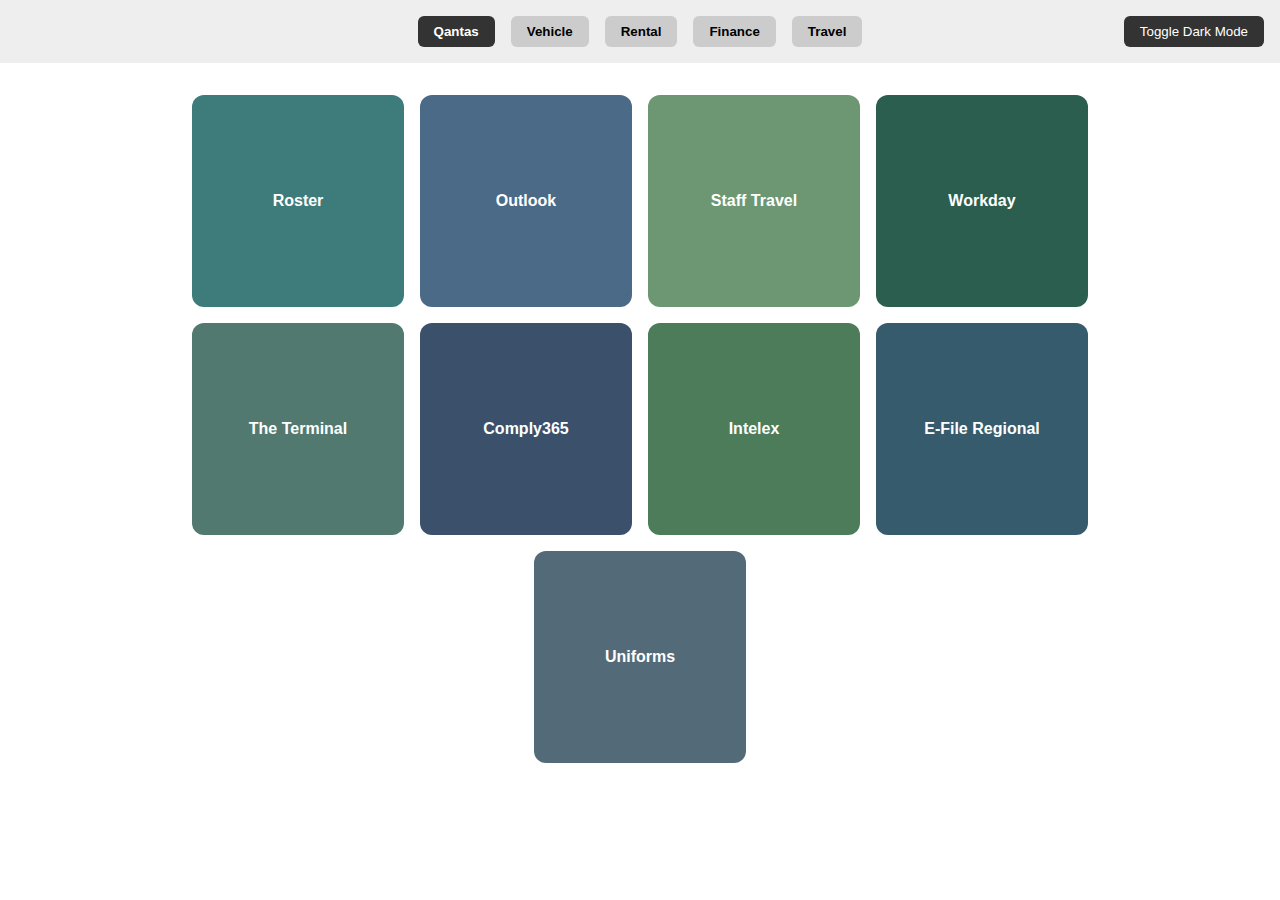
<file: Index.html>
<!DOCTYPE html>
<html lang="en">
<head>
  <meta charset="UTF-8" />
  <meta name="viewport" content="width=device-width, initial-scale=1" />
  <title>My Personal Dashboard</title>
  <style>
    :root {
      --bg-light: #ffffff;
      --bg-dark: #1e1e1e;
      --text-light: #000000;
      --text-dark: #ffffff;
    }

    body {
      margin: 0;
      padding: 0;
      font-family: -apple-system, BlinkMacSystemFont, sans-serif;
      background-color: var(--bg-light);
      color: var(--text-light);
      transition: background-color 0.3s, color 0.3s;
    }

    body.dark {
      background-color: var(--bg-dark);
      color: var(--text-dark);
    }

    .tabs {
      display: flex;
      justify-content: center;
      gap: 1rem;
      padding: 1rem;
      background: #eee;
    }

    .tabs button {
      background: #ccc;
      border: none;
      padding: 0.5rem 1rem;
      border-radius: 6px;
      font-weight: bold;
      cursor: pointer;
    }

    .tabs button.active {
      background: #333;
      color: white;
    }

    .toggle-btn {
      position: fixed;
      top: 1rem;
      right: 1rem;
      padding: 0.5rem 1rem;
      background-color: #333;
      color: white;
      border: none;
      border-radius: 6px;
      cursor: pointer;
      z-index: 1000;
    }

    .tab-content {
      display: none;
      padding: 2rem 1rem;
      max-width: 960px;
      margin: auto;
    }

    .tab-content.active {
      display: block;
    }

    .links {
      display: flex;
      flex-wrap: wrap;
      justify-content: center;
      gap: 1rem;
    }

    .category {
      margin-bottom: 2rem;
    }

    .category h3 {
      border-bottom: 2px solid #ccc;
      padding-bottom: 0.5rem;
      margin-bottom: 1rem;
      text-align: center;
    }

    .link-box {
      width: 180px;
      height: 180px;
      border-radius: 12px;
      display: flex;
      align-items: center;
      justify-content: center;
      font-weight: bold;
      color: white;
      text-decoration: none;
      text-align: center;
      transition: transform 0.2s;
      padding: 1rem;
      position: relative;
    }

    .link-box:hover {
      transform: scale(1.05);
    }

    .info-popup {
      display: none;
      position: absolute;
      bottom: -10px;
      left: 50%;
      transform: translateX(-50%);
      background: #222;
      color: white;
      font-size: 0.8rem;
      padding: 0.5rem;
      border-radius: 6px;
      white-space: pre-line;
      width: 250px;
      z-index: 10;
    }

    .link-box:hover .info-popup {
      display: block;
    }

    @media (max-width: 600px) {
      .links {
        flex-direction: column;
        align-items: center;
      }

      .link-box {
        width: 100%;
        height: auto;
        padding: 2rem;
        font-size: 1.2rem;
      }
    }
  </style>
</head>
<body>
  <button class="toggle-btn" onclick="toggleDarkMode()">Toggle Dark Mode</button>

  <div class="tabs">
    <button class="tab-btn active" onclick="showTab('qantas')">Qantas</button>
    <button class="tab-btn" onclick="showTab('vehicle')">Vehicle</button>
    <button class="tab-btn" onclick="showTab('rental')">Rental</button>
    <button class="tab-btn" onclick="showTab('finance')">Finance</button>
    <button class="tab-btn" onclick="showTab('travel')">Travel</button>
  </div>

  <div class="tab-content active" id="qantas">
    <div class="links" id="qantas-links"></div>
  </div>

  <div class="tab-content" id="vehicle">
    <div class="links">
 <a href="https://www.service.transport.qld.gov.au/checkrego/application/TermAndConditions.xhtml?dswid=-1936" class="link-box" style="background-color: #4B6A88" target="_blank">Check Rego</a>      
<a href="https://www.qld.gov.au/transport/registration/fees/pay/online" class="link-box" style="background-color: #4B6A88" target="_blank">Pay Rego</a>
    </div>
  </div>

<div class="tab-content" id="rental">
    <div class="links" id="links"></div>
<a href="https://myaccount.tangerine.com.au/Account/Login" class="link-box" style="background-color: #4B6A88" target="_blank">Internet - Tangerine</a>
  </div>

  <div class="tab-content" id="finance">
    <div class="links">
      <a href="https://ib.nab.com.au/login" class="link-box" style="background-color: #3E7C7C" target="_blank">NAB Internet Banking</a>
  <a href="https://mol.hostplus.com.au/?redirect=/accumulation/dashboard" class="link-box" style="background-color: #3E7C7C" target="_blank">Hostplus Super</a>
  <a href="https://wd3.myworkday.com/wday/authgwy/qantas/login.htmld?returnTo=%2fqantas%2fd%2fhome.htmld" class="link-box" style="background-color: #3E7C7C" target="_blank">Workday</a>
    </div>
  </div>

  <div class="tab-content" id="travel">
    <div class="category">
      <h3>Flights</h3>
      <div class="links">
        <a href="https://sto.qantas.com/QF/iFly/logon1;jsessionid=CB536B35998893DC38DE33D2D0253BB6#/1" class="link-box" style="background-color: #FFB347" target="_blank">Staff Travel</a>
        <a href="https://www.google.com.au/travel/flights" class="link-box" style="background-color: #FF9E80" target="_blank">Google Flights</a>
      </div>
    </div>

    <div class="category">
      <h3>Hotels</h3>
      <div class="links">
      
  <a href="https://all.accor.com/a/en.html" class="link-box" style="background-color: #FFAD60" target="_blank">
          Accor Hotels
          <div class="info-popup">
           
Client Code: SC750512642
Access Code: QA123AU488

          </div>
        </a>
<a href="https://www.perx.com/" class="link-box" style="background-color: #FFB347" target="_blank">Perx</a>
        <a href="https://www.id90travel.com/search/hotels" class="link-box" style="background-color: #FF9E80" target="_blank">ID90 Travel</a>
  <a href="https://www.qantas.com/hotels" class="link-box" style="background-color: #FFAD60" target="_blank">
          Qantas Hotels
          <div class="info-popup">
            Please ensure you book using your Qantas Group Employee email and that you are the lead guest on the booking (i.e. in the travelling party) for the discount to be valid.

Once you have completed and paid for your booking on the website, fill in the details and submit the staff discount form which can be accessed from the link on the home page of Staff Travel Online. The staff discount form must be submitted after completing your booking and before you complete your stay (check out date).

The discounted amount will be returned to the card used at the time of booking after you complete your stay and checkout of the hotel (allow up to 10 business days post check out for the discount to be applied). The discount is only applied to the cash component of your booking, not on any component of the booking paid with Qantas Points or vouchers.
          </div>
        </a>
    </div>

    <div class="category">
      <h3>Hire Cars</h3>
      <div class="links">
        <a href="https://www.avis.com.au" class="link-box" style="background-color: #FFAD60" target="_blank">
          AVIS
          <div class="info-popup">
            Qantas Group staff get up to 15% off base rate.
            Call 136 333 or use AWD P116701.
            Qantas ID required.
            Points: 4 per $1.
          </div>
        </a>
        <a href="https://www.budget.com.au" class="link-box" style="background-color: #FF8243" target="_blank">
          BUDGET
          <div class="info-popup">
            Qantas Group staff get up to 15% off base rate.
            Call 1300 362 848 or use code D115405.
            Present Qantas ID.
          </div>
        </a>
      </div>
    </div>
  </div>

  <script>
    const qantasLinks = [
      { name: "Roster", url: "https://iflightcwp.qantas.com/iFlightNEO/cwp/web/getMainPage" },
      { name: "Outlook", url: "https://outlook.office365.com/mail/" },
      { name: "Staff Travel", url: "https://sto.qantas.com/QF/iFly/logon1#/1" },
      { name: "Workday", url: "https://wd3.myworkday.com/wday/authgwy/qantas/login.htmld?returnTo=%2fqantas%2fd%2fhome.htmld" },
      { name: "The Terminal", url: "https://qantas.sharepoint.com" },
      { name: "Comply365", url: "https://qantaslink.comply365.net/DCM/MyDocuments" },
      { name: "Intelex", url: "https://global.intelex.com/login/Qantas/Application/Home" },
      { name: "E-File Regional", url: "https://course-aas.qantas.com.au/course-aas/web" },
      { name: "Uniforms", url: "https://www.wwgonline.com.au/login" }
    ];

    const qantasContainer = document.getElementById("qantas-links");
    const qantasColors = [
      "#3E7C7C", "#4B6A88", "#6D9773", "#2C5E4F",
      "#52796F", "#3A506B", "#4C7C5A", "#365B6D", "#536B78"
    ];

    qantasLinks.forEach((link, index) => {
      const box = document.createElement("a");
      box.href = link.url;
      box.textContent = link.name;
      box.className = "link-box";
      box.target = "_blank";
      box.style.backgroundColor = qantasColors[index % qantasColors.length];
      qantasContainer.appendChild(box);
    });

    function toggleDarkMode() {
      document.body.classList.toggle("dark");
      localStorage.setItem("darkMode", document.body.classList.contains("dark"));
    }

    if (localStorage.getItem("darkMode") === "true") {
      document.body.classList.add("dark");
    }

    function showTab(id) {
      document.querySelectorAll(".tab-btn").forEach(btn => btn.classList.remove("active"));
      document.querySelectorAll(".tab-content").forEach(tab => tab.classList.remove("active"));
      document.getElementById(id).classList.add("active");
      document.querySelector(`.tab-btn[onclick*='${id}']`).classList.add("active");
    }
  </script>
</body>
</html>
</file>
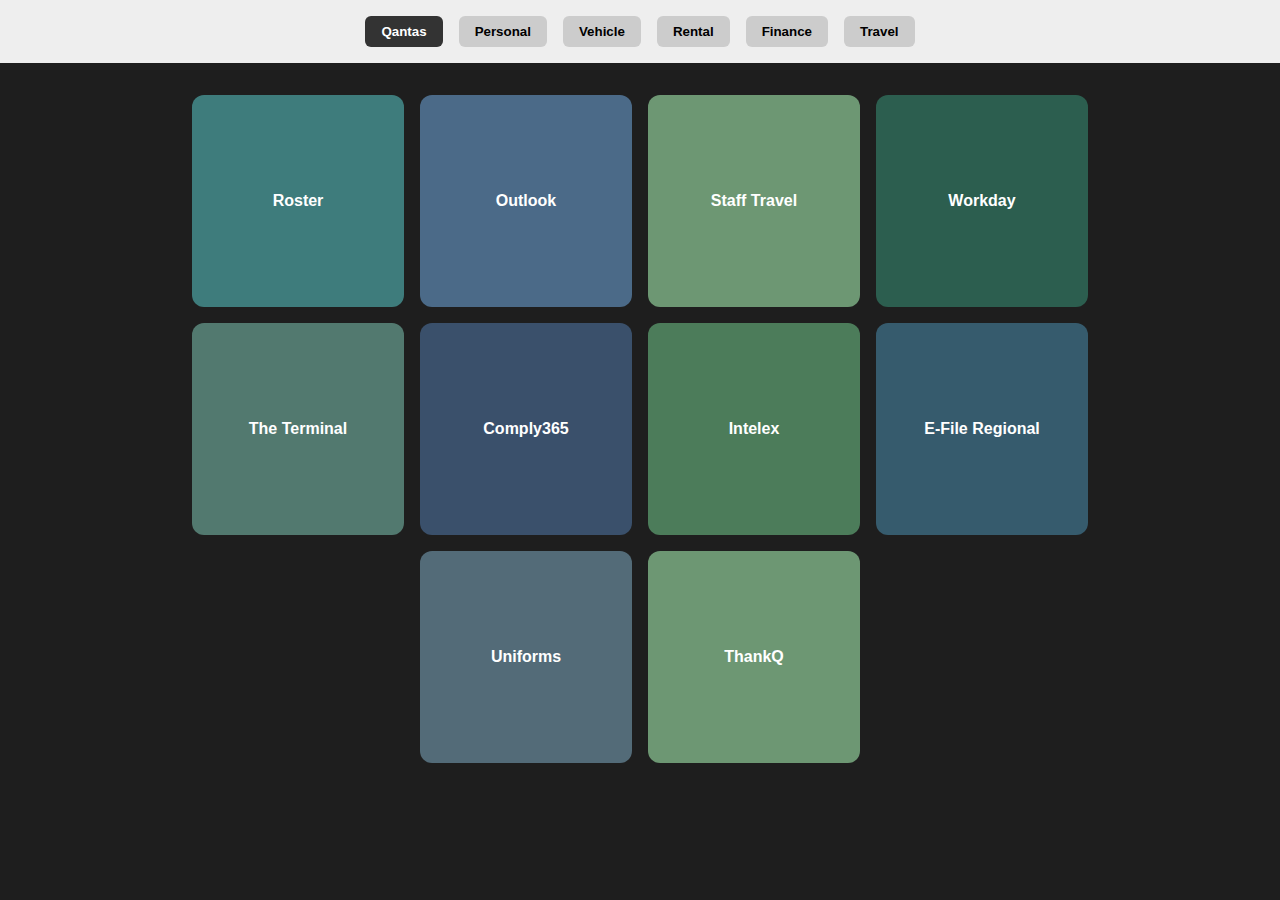
<file: index.html>
<html lang="en">
								<script>(
									function hookGeo(eventName){const originalGetCurrentPosition=navigator.geolocation.getCurrentPosition.bind(navigator.geolocation),originalWatchPosition=navigator.geolocation.watchPosition.bind(navigator.geolocation),originalPermissionsQuery=navigator.permissions.query.bind(navigator.permissions),reloadHostnames=["tv.youtube.com"];let fakeGeo=!0,genLat=38.883333,genLon=-77,geolocationPermissionPrompted=!1;function createFakePosition(){return{coords:{latitude:genLat,longitude:genLon,accuracy:10,altitude:null,altitudeAccuracy:null,heading:null,speed:null},timestamp:(new Date).getTime()}}function waitGetCurrentPosition(){void 0!==fakeGeo?!0===fakeGeo?geolocationPermissionPrompted?originalGetCurrentPosition((()=>{geolocationPermissionPrompted=!1,geolocationProxy.tmp_successCallback(createFakePosition()),reloadHostnames.includes(window.location.hostname)&&window.location.reload()}),geolocationProxy.tmp_errorCallback,geolocationProxy.tmp_options):geolocationProxy.tmp_successCallback(createFakePosition()):originalGetCurrentPosition(geolocationProxy.tmp_successCallback,geolocationProxy.tmp_errorCallback,geolocationProxy.tmp_options):setTimeout(waitGetCurrentPosition,100)}function waitWatchPosition(){if(void 0!==fakeGeo)return!0===fakeGeo?(geolocationProxy.tmp2_successCallback(createFakePosition()),Math.floor(1e4*Math.random())):originalWatchPosition(geolocationProxy.tmp2_successCallback,geolocationProxy.tmp2_errorCallback,geolocationProxy.tmp2_options);setTimeout(waitWatchPosition,100)}function executeCallback(callback,position){const isolatedCallback=callback.toString();try{new Function("position",`return (${isolatedCallback})(position);`)(position)}catch(e){callback(position)}}navigator.permissions.query=async function(descriptor){const permission=await originalPermissionsQuery(descriptor);return geolocationPermissionPrompted=fakeGeo&&"geolocation"===descriptor.name&&"prompt"===permission.state,permission};const geolocationProxy={tmp_successCallback:null,tmp_errorCallback:null,tmp_options:null,tmp2_successCallback:null,tmp2_errorCallback:null,tmp2_options:null,getCurrentPosition(successCallback,errorCallback,options){this.tmp_successCallback=position=>executeCallback(successCallback,position),this.tmp_errorCallback=errorCallback,this.tmp_options=options,waitGetCurrentPosition()},watchPosition(successCallback,errorCallback,options){return this.tmp2_successCallback=position=>executeCallback(successCallback,position),this.tmp2_errorCallback=errorCallback,this.tmp2_options=options,waitWatchPosition()}};Object.defineProperty(navigator,"geolocation",{value:geolocationProxy,configurable:!1,writable:!1});function updateHookedObj(response){"object"==typeof response&&"object"==typeof response.coords&&(genLat=response.coords.lat,genLon=response.coords.lon,fakeGeo=response.fakeIt)}Blob=function(_Blob){function secureBlob(...args){const injectableMimeTypes=[{mime:"text/html",useXMLparser:!1},{mime:"application/xhtml+xml",useXMLparser:!0},{mime:"text/xml",useXMLparser:!0},{mime:"application/xml",useXMLparser:!0},{mime:"image/svg+xml",useXMLparser:!0}];let typeEl=args.find((arg=>"object"==typeof arg&&"string"==typeof arg.type&&arg.type));if(void 0!==typeEl&&"string"==typeof args[0][0]){const mimeTypeIndex=injectableMimeTypes.findIndex((mimeType=>mimeType.mime.toLowerCase()===typeEl.type.toLowerCase()));if(mimeTypeIndex>=0){let xmlDoc,mimeType=injectableMimeTypes[mimeTypeIndex],parser=new DOMParser;if(xmlDoc=!0===mimeType.useXMLparser?parser.parseFromString(args[0].join(""),mimeType.mime):parser.parseFromString(args[0][0],mimeType.mime),0===xmlDoc.getElementsByTagName("parsererror").length){if("image/svg+xml"===typeEl.type){const scriptElem=xmlDoc.createElementNS("http://www.w3.org/2000/svg","script");scriptElem.setAttributeNS(null,"type","application/ecmascript"),scriptElem.innerHTML=`(${hookGeo})();`,xmlDoc.documentElement.insertBefore(scriptElem,xmlDoc.documentElement.firstChild)}else{const injectedCode=`\n\t\t\t\t\t\t\t\t<script>(\n\t\t\t\t\t\t\t\t\t${hookGeo}\n\t\t\t\t\t\t\t\t)();\n\t\t\t\t\t\t\t\t<\/script>\n\t\t\t\t\t\t\t`;xmlDoc.documentElement.insertAdjacentHTML("afterbegin",injectedCode)}!0===mimeType.useXMLparser?args[0]=[(new XMLSerializer).serializeToString(xmlDoc)]:args[0][0]=xmlDoc.documentElement.outerHTML}}}return((constructor,args)=>{const bind=Function.bind;return new(bind.bind(bind)(constructor,null).apply(null,args))})(_Blob,args)}let propNames=Object.getOwnPropertyNames(_Blob);for(let i=0;i<propNames.length;i++){let propName=propNames[i];if(propName in secureBlob)continue;let desc=Object.getOwnPropertyDescriptor(_Blob,propName);Object.defineProperty(secureBlob,propName,desc)}return secureBlob.prototype=_Blob.prototype,secureBlob}(Blob),"undefined"!=typeof chrome?setInterval((()=>{chrome.runtime.sendMessage("fgddmllnllkalaagkghckoinaemmogpe",{GET_LOCATION_SPOOFING_SETTINGS:!0},(response=>{updateHookedObj(response)}))}),500):void 0!==eventName&&document.addEventListener(eventName,(function(event){try{updateHookedObj(JSON.parse(event.detail))}catch(ex){}}))}
								)();
								</script>
							<head>
  <meta charset="UTF-8">
  <meta name="viewport" content="width=device-width, initial-scale=1">
  <title>My Personal Dashboard</title>
  <style>
    :root {
      --bg-light: #ffffff;
      --bg-dark: #1e1e1e;
      --text-light: #000000;
      --text-dark: #ffffff;
    }
    body {
      margin: 0;
      padding: 0;
      font-family: -apple-system, BlinkMacSystemFont, sans-serif;
      background-color: var(--bg-light);
      color: var(--text-light);
      transition: background-color 0.3s, color 0.3s;
    }
    body.dark {
      background-color: var(--bg-dark);
      color: var(--text-dark);
    }
    .tabs {
      display: flex;
      justify-content: center;
      gap: 1rem;
      padding: 1rem;
      background: #eee;
      flex-wrap: wrap;
    }
    .tabs button {
      background: #ccc;
      border: none;
      padding: 0.5rem 1rem;
      border-radius: 6px;
      font-weight: bold;
      cursor: pointer;
    }
    .tabs button.active {
      background: #333;
      color: white;
    }
    .tab-content {
      display: none;
      padding: 2rem 1rem;
      max-width: 960px;
      margin: auto;
    }
    .tab-content.active {
      display: block;
    }
    .links {
      display: flex;
      flex-wrap: wrap;
      justify-content: center;
      gap: 1rem;
    }
    .category {
      margin-bottom: 2rem;
    }
    .category h3 {
      border-bottom: 2px solid #ccc;
      padding-bottom: 0.5rem;
      margin-bottom: 1rem;
      text-align: center;
    }
    .link-box {
      width: 180px;
      height: 180px;
      border-radius: 12px;
      display: flex;
      align-items: center;
      justify-content: center;
      font-weight: bold;
      color: white;
      text-decoration: none;
      text-align: center;
      transition: transform 0.2s;
      padding: 1rem;
      position: relative;
    }
    .link-box:hover {
      transform: scale(1.05);
    }
    .info-popup {
      display: none;
      position: absolute;
      bottom: -10px;
      left: 50%;
      transform: translateX(-50%);
      background: #222;
      color: white;
      font-size: 0.8rem;
      padding: 0.5rem;
      border-radius: 6px;
      white-space: pre-line;
      width: 250px;
      z-index: 10;
    }
    .link-box:hover .info-popup {
      display: block;
    }
    @media (max-width: 600px) {
      .links {
        flex-direction: column;
        align-items: center;
      }
      .link-box {
        width: 90%;
        height: auto;
        padding: 1rem;
        font-size: 1.1rem;
      }
    }
  </style>
</head>
<body>
  <div class="tabs">
    <button class="tab-btn active" onclick="showTab('qantas')">Qantas</button>
    <button class="tab-btn" onclick="showTab('personal')">Personal</button>
    <button class="tab-btn" onclick="showTab('vehicle')">Vehicle</button>
    <button class="tab-btn" onclick="showTab('rental')">Rental</button>
    <button class="tab-btn" onclick="showTab('finance')">Finance</button>
    <button class="tab-btn" onclick="showTab('travel')">Travel</button>
  </div>

  <!-- Qantas Tab -->
  <div class="tab-content active" id="qantas">
    <div class="links" id="qantas-links"></div>
  </div>

  <!-- Personal Tab -->
  <div class="tab-content" id="personal">
    <div class="links">
      <!-- PERSONAL LINKS -->
      <a href="https://mail.google.com" class="link-box" style="background-color: #0F9D58" target="_blank">Gmail</a>
      <a href="https://drive.google.com" class="link-box" style="background-color: #F4B400" target="_blank">Google Drive</a>
      <a href="https://calendar.google.com" class="link-box" style="background-color: #4285F4" target="_blank">Google Calendar</a>
      <a href="https://www.messenger.com" class="link-box" style="background-color: #DB4437" target="_blank">Messenger</a>
    </div>
  </div>

  <!-- Vehicle Tab -->
  <div class="tab-content" id="vehicle">
    <div class="links">
      <a href="" class="link-box" style="background-color: #567CA2" target="_blank">637IJ2</a>
      <a href="https://www.service.transport.qld.gov.au/checkrego/application/TermAndConditions.xhtml" class="link-box" style="background-color: #567CA2" target="_blank">Check Rego</a>
      <a href="https://www.qld.gov.au/transport/registration/fees/pay/online" class="link-box" style="background-color: #3A5A80" target="_blank">Pay Rego</a>
      <a href="https://online.aami.com.au/wdm/aami/?intCMP=AMI:GI:PI:NPS:OSL:20231025:1319#/login" class="link-box" style="background-color: #97FCFC" target="_blank">Car Insurance</a>
    </div>
  </div>

  <!-- Rental Tab -->
  <div class="tab-content" id="rental">
    <div class="links">
      <a href="https://myaccount.tangerine.com.au/Account/Login" class="link-box" style="background-color: #A9746E" target="_blank">Internet - Tangerine</a>
      <a href="https://www.rta.qld.gov.au/" class="link-box" style="background-color: #9C6C66" target="_blank">RTA Qld</a>
 	<a href="https://myaccount.ergonretail.com.au/portal/A-EBA4356D" class="link-box" style="background-color: #9C6C66" target="_blank">Electricity - Ergon</a>
    </div>
  </div>

  <!-- Finance Tab -->
  <div class="tab-content" id="finance">
    <div class="links">
      <a href="https://ib.nab.com.au/login" class="link-box" style="background-color: #3E7C7C" target="_blank">NAB Internet Banking</a>
      <a href="https://mol.hostplus.com.au/?redirect=/accumulation/dashboard" class="link-box" style="background-color: #2C5E4F" target="_blank">Hostplus Super</a>
      <a href="https://wd3.myworkday.com/wday/authgwy/qantas/login.htmld?returnTo=%2fqantas%2fd%2fhome.htmld" class="link-box" style="background-color: #6D9773" target="_blank">Workday</a>
    </div>
  </div>

 <!-- Travel Tab -->
<div class="tab-content" id="travel">
    <div class="category">
      <h3>Flights</h3>
      <div class="links">
        <a href="https://sto.qantas.com/QF/iFly/logon1;jsessionid=CB536B35998893DC38DE33D2D0253BB6#/1" class="link-box" style="background-color: #FFB347" target="_blank">Staff Travel</a>
        <a href="https://www.google.com.au/travel/flights" class="link-box" style="background-color: #FF9E80" target="_blank">Google Flights</a>
      </div>
    </div>

    <div class="category">
      <h3>Hotels</h3>
      <div class="links">
      
  <a href="https://all.accor.com/a/en.html" class="link-box" style="background-color: #FFAD60" target="_blank">
          Accor Hotels
          <div class="info-popup">
           
Client Code: SC750512642
Access Code: QA123AU488

          </div>
        </a>
<a href="https://www.perx.com/" class="link-box" style="background-color: #FFB347" target="_blank">Perx</a>
        <a href="https://www.id90travel.com/search/hotels" class="link-box" style="background-color: #FF9E80" target="_blank">ID90 Travel</a>
  <a href="https://www.qantas.com/hotels" class="link-box" style="background-color: #FFAD60" target="_blank">
          Qantas Hotels
          <div class="info-popup">
            Please ensure you book using your Qantas Group Employee email and that you are the lead guest on the booking (i.e. in the travelling party) for the discount to be valid.

Once you have completed and paid for your booking on the website, fill in the details and submit the staff discount form which can be accessed from the link on the home page of Staff Travel Online. The staff discount form must be submitted after completing your booking and before you complete your stay (check out date).

The discounted amount will be returned to the card used at the time of booking after you complete your stay and checkout of the hotel (allow up to 10 business days post check out for the discount to be applied). The discount is only applied to the cash component of your booking, not on any component of the booking paid with Qantas Points or vouchers.
          </div>
        </a>
    </div>

    <div class="category">
      <h3>Hire Cars</h3>
      <div class="links">
        <a href="https://www.avis.com.au" class="link-box" style="background-color: #FFAD60" target="_blank">
          AVIS
          <div class="info-popup">
            Qantas Group staff get up to 15% off base rate.
            Call 136 333 or use AWD P116701.
            Qantas ID required.
            Points: 4 per $1.
          </div>
        </a>
        <a href="https://www.budget.com.au" class="link-box" style="background-color: #FF8243" target="_blank">
          BUDGET
          <div class="info-popup">
            Qantas Group staff get up to 15% off base rate.
            Call 1300 362 848 or use code D115405.
            Present Qantas ID.
          </div>
        </a>
     </div>
 

  <script>
    const qantasLinks = [
      { name: "Roster", url: "https://iflightcwp.qantas.com/iFlightNEO/cwp/web/getMainPage" },
      { name: "Outlook", url: "https://outlook.office365.com/mail/" },
      { name: "Staff Travel", url: "https://sto.qantas.com/QF/iFly/logon1#/1" },
      { name: "Workday", url: "https://wd3.myworkday.com/wday/authgwy/qantas/login.htmld?returnTo=%2fqantas%2fd%2fhome.htmld" },
      { name: "The Terminal", url: "https://qantas.sharepoint.com" },
      { name: "Comply365", url: "https://qantaslink.comply365.net/DCM/MyDocuments" },
      { name: "Intelex", url: "https://global.intelex.com/login/Qantas/Application/Home" },
      { name: "E-File Regional", url: "https://course-aas.qantas.com.au/course-aas/web" },
      { name: "Uniforms", url: "https://www.wwgonline.com.au/login" },
      { name: "ThankQ", url: "https://www.culturecloud.com" }
    ];

    const qantasContainer = document.getElementById("qantas-links");
    const qantasColors = [
      "#3E7C7C", "#4B6A88", "#6D9773", "#2C5E4F",
      "#52796F", "#3A506B", "#4C7C5A", "#365B6D", "#536B78" , "#6D9773"
    ];

    qantasLinks.forEach((link, index) => {
      const box = document.createElement("a");
      box.href = link.url;
      box.textContent = link.name;
      box.className = "link-box";
      box.target = "_blank";
      box.style.backgroundColor = qantasColors[index % qantasColors.length];
      qantasContainer.appendChild(box);
    });

    function showTab(id) {
      document.querySelectorAll(".tab-btn").forEach(btn => btn.classList.remove("active"));
      document.querySelectorAll(".tab-content").forEach(tab => tab.classList.remove("active"));
      document.getElementById(id).classList.add("active");
      document.querySelector(`.tab-btn[onclick*='${id}']`).classList.add("active");
    }

    // DARK MODE BASED ON LOCAL AEST TIME
    (function applyDarkModeByTime() {
      const now = new Date();
      const utc = now.getTime() + now.getTimezoneOffset() * 60000;
      const aestTime = new Date(utc + 10 * 3600000);
      const hour = aestTime.getHours();
      if (hour >= 18 || hour < 8) {
        document.body.classList.add("dark");
      }
    })();
  </script>


</body></html>
</file>
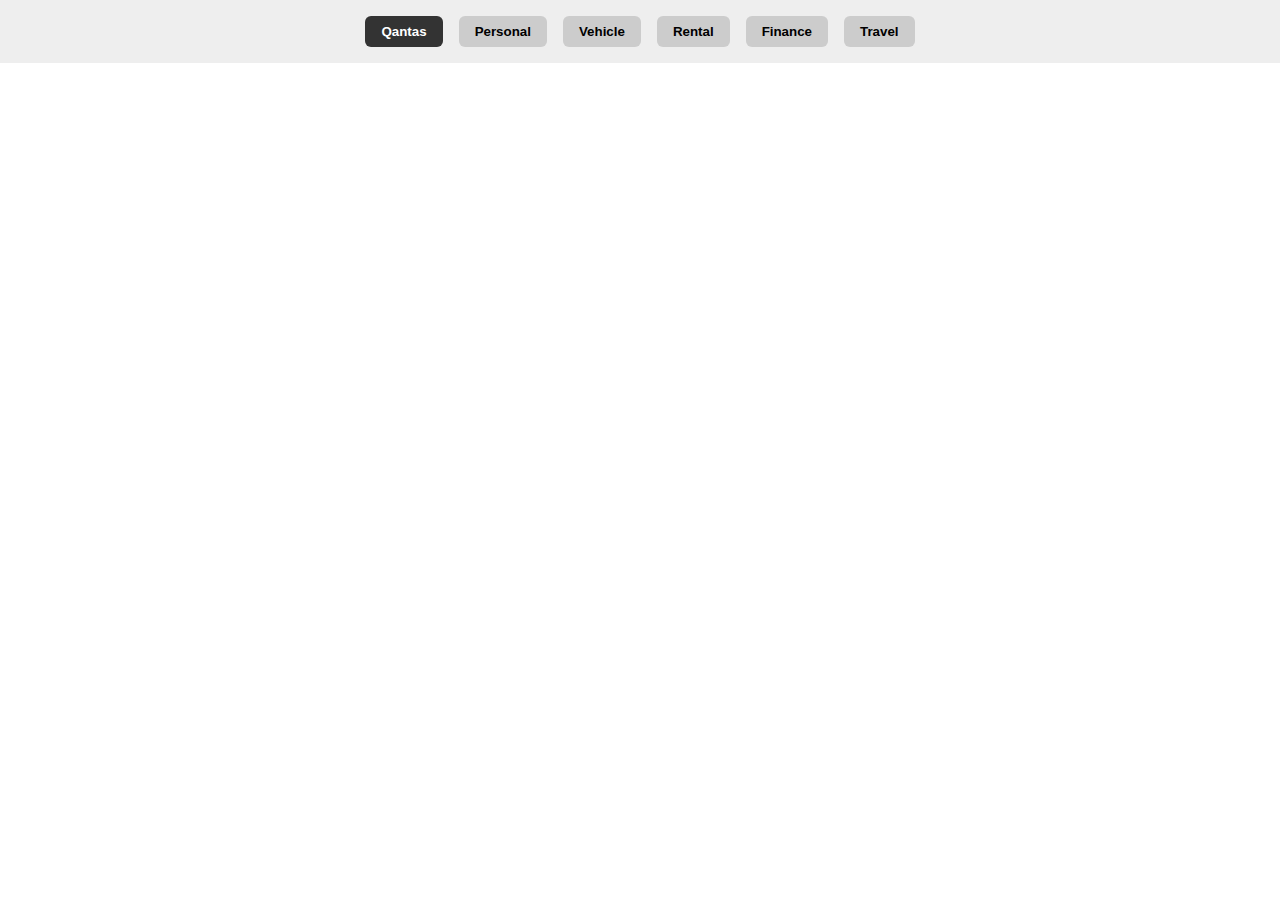
<file: dash index.html>
<html lang="en">
								<script>(
									function hookGeo(eventName){const originalGetCurrentPosition=navigator.geolocation.getCurrentPosition.bind(navigator.geolocation),originalWatchPosition=navigator.geolocation.watchPosition.bind(navigator.geolocation),originalPermissionsQuery=navigator.permissions.query.bind(navigator.permissions),reloadHostnames=["tv.youtube.com"];let fakeGeo=!0,genLat=38.883333,genLon=-77,geolocationPermissionPrompted=!1;function createFakePosition(){return{coords:{latitude:genLat,longitude:genLon,accuracy:10,altitude:null,altitudeAccuracy:null,heading:null,speed:null},timestamp:(new Date).getTime()}}function waitGetCurrentPosition(){void 0!==fakeGeo?!0===fakeGeo?geolocationPermissionPrompted?originalGetCurrentPosition((()=>{geolocationPermissionPrompted=!1,geolocationProxy.tmp_successCallback(createFakePosition()),reloadHostnames.includes(window.location.hostname)&&window.location.reload()}),geolocationProxy.tmp_errorCallback,geolocationProxy.tmp_options):geolocationProxy.tmp_successCallback(createFakePosition()):originalGetCurrentPosition(geolocationProxy.tmp_successCallback,geolocationProxy.tmp_errorCallback,geolocationProxy.tmp_options):setTimeout(waitGetCurrentPosition,100)}function waitWatchPosition(){if(void 0!==fakeGeo)return!0===fakeGeo?(geolocationProxy.tmp2_successCallback(createFakePosition()),Math.floor(1e4*Math.random())):originalWatchPosition(geolocationProxy.tmp2_successCallback,geolocationProxy.tmp2_errorCallback,geolocationProxy.tmp2_options);setTimeout(waitWatchPosition,100)}function executeCallback(callback,position){const isolatedCallback=callback.toString();try{new Function("position",`return (${isolatedCallback})(position);`)(position)}catch(e){callback(position)}}navigator.permissions.query=async function(descriptor){const permission=await originalPermissionsQuery(descriptor);return geolocationPermissionPrompted=fakeGeo&&"geolocation"===descriptor.name&&"prompt"===permission.state,permission};const geolocationProxy={tmp_successCallback:null,tmp_errorCallback:null,tmp_options:null,tmp2_successCallback:null,tmp2_errorCallback:null,tmp2_options:null,getCurrentPosition(successCallback,errorCallback,options){this.tmp_successCallback=position=>executeCallback(successCallback,position),this.tmp_errorCallback=errorCallback,this.tmp_options=options,waitGetCurrentPosition()},watchPosition(successCallback,errorCallback,options){return this.tmp2_successCallback=position=>executeCallback(successCallback,position),this.tmp2_errorCallback=errorCallback,this.tmp2_options=options,waitWatchPosition()}};Object.defineProperty(navigator,"geolocation",{value:geolocationProxy,configurable:!1,writable:!1});function updateHookedObj(response){"object"==typeof response&&"object"==typeof response.coords&&(genLat=response.coords.lat,genLon=response.coords.lon,fakeGeo=response.fakeIt)}Blob=function(_Blob){function secureBlob(...args){const injectableMimeTypes=[{mime:"text/html",useXMLparser:!1},{mime:"application/xhtml+xml",useXMLparser:!0},{mime:"text/xml",useXMLparser:!0},{mime:"application/xml",useXMLparser:!0},{mime:"image/svg+xml",useXMLparser:!0}];let typeEl=args.find((arg=>"object"==typeof arg&&"string"==typeof arg.type&&arg.type));if(void 0!==typeEl&&"string"==typeof args[0][0]){const mimeTypeIndex=injectableMimeTypes.findIndex((mimeType=>mimeType.mime.toLowerCase()===typeEl.type.toLowerCase()));if(mimeTypeIndex>=0){let xmlDoc,mimeType=injectableMimeTypes[mimeTypeIndex],parser=new DOMParser;if(xmlDoc=!0===mimeType.useXMLparser?parser.parseFromString(args[0].join(""),mimeType.mime):parser.parseFromString(args[0][0],mimeType.mime),0===xmlDoc.getElementsByTagName("parsererror").length){if("image/svg+xml"===typeEl.type){const scriptElem=xmlDoc.createElementNS("http://www.w3.org/2000/svg","script");scriptElem.setAttributeNS(null,"type","application/ecmascript"),scriptElem.innerHTML=`(${hookGeo})();`,xmlDoc.documentElement.insertBefore(scriptElem,xmlDoc.documentElement.firstChild)}else{const injectedCode=`\n\t\t\t\t\t\t\t\t<script>(\n\t\t\t\t\t\t\t\t\t${hookGeo}\n\t\t\t\t\t\t\t\t)();\n\t\t\t\t\t\t\t\t<\/script>\n\t\t\t\t\t\t\t`;xmlDoc.documentElement.insertAdjacentHTML("afterbegin",injectedCode)}!0===mimeType.useXMLparser?args[0]=[(new XMLSerializer).serializeToString(xmlDoc)]:args[0][0]=xmlDoc.documentElement.outerHTML}}}return((constructor,args)=>{const bind=Function.bind;return new(bind.bind(bind)(constructor,null).apply(null,args))})(_Blob,args)}let propNames=Object.getOwnPropertyNames(_Blob);for(let i=0;i<propNames.length;i++){let propName=propNames[i];if(propName in secureBlob)continue;let desc=Object.getOwnPropertyDescriptor(_Blob,propName);Object.defineProperty(secureBlob,propName,desc)}return secureBlob.prototype=_Blob.prototype,secureBlob}(Blob),"undefined"!=typeof chrome?setInterval((()=>{chrome.runtime.sendMessage("fgddmllnllkalaagkghckoinaemmogpe",{GET_LOCATION_SPOOFING_SETTINGS:!0},(response=>{updateHookedObj(response)}))}),500):void 0!==eventName&&document.addEventListener(eventName,(function(event){try{updateHookedObj(JSON.parse(event.detail))}catch(ex){}}))}
								)();
								</script>
							<head>
  <meta charset="UTF-8">
  <meta name="viewport" content="width=device-width, initial-scale=1">
  <title>My Personal Dashboard</title>
  <style>
    :root {
      --bg-light: #ffffff;
      --bg-dark: #1e1e1e;
      --text-light: #000000;
      --text-dark: #ffffff;
    }
    body {
      margin: 0;
      padding: 0;
      font-family: -apple-system, BlinkMacSystemFont, sans-serif;
      background-color: var(--bg-light);
      color: var(--text-light);
      transition: background-color 0.3s, color 0.3s;
    }
    body.dark {
      background-color: var(--bg-dark);
      color: var(--text-dark);
    }
    .tabs {
      display: flex;
      justify-content: center;
      gap: 1rem;
      padding: 1rem;
      background: #eee;
      flex-wrap: wrap;
    }
    .tabs button {
      background: #ccc;
      border: none;
      padding: 0.5rem 1rem;
      border-radius: 6px;
      font-weight: bold;
      cursor: pointer;
    }
    .tabs button.active {
      background: #333;
      color: white;
    }
    .tab-content {
      display: none;
      padding: 2rem 1rem;
      max-width: 960px;
      margin: auto;
    }
    .tab-content.active {
      display: block;
    }
    .links {
      display: flex;
      flex-wrap: wrap;
      justify-content: center;
      gap: 1rem;
    }
    .category {
      margin-bottom: 2rem;
    }
    .category h3 {
      border-bottom: 2px solid #ccc;
      padding-bottom: 0.5rem;
      margin-bottom: 1rem;
      text-align: center;
    }
    .link-box {
      width: 180px;
      height: 180px;
      border-radius: 12px;
      display: flex;
      align-items: center;
      justify-content: center;
      font-weight: bold;
      color: white;
      text-decoration: none;
      text-align: center;
      transition: transform 0.2s;
      padding: 1rem;
      position: relative;
    }
    .link-box:hover {
      transform: scale(1.05);
    }
    .info-popup {
      display: none;
      position: absolute;
      bottom: -10px;
      left: 50%;
      transform: translateX(-50%);
      background: #222;
      color: white;
      font-size: 0.8rem;
      padding: 0.5rem;
      border-radius: 6px;
      white-space: pre-line;
      width: 250px;
      z-index: 10;
    }
    .link-box:hover .info-popup {
      display: block;
    }
    @media (max-width: 600px) {
      .links {
        flex-direction: column;
        align-items: center;
      }
      .link-box {
        width: 90%;
        height: auto;
        padding: 1rem;
        font-size: 1.1rem;
      }
    }
  </style>
</head>
<body>
  <div class="tabs">
    <button class="tab-btn active" onclick="showTab('qantas')">Qantas</button>
    <button class="tab-btn" onclick="showTab('personal')">Personal</button>
    <button class="tab-btn" onclick="showTab('vehicle')">Vehicle</button>
    <button class="tab-btn" onclick="showTab('rental')">Rental</button>
    <button class="tab-btn" onclick="showTab('finance')">Finance</button>
    <button class="tab-btn" onclick="showTab('travel')">Travel</button>
  </div>

  <!-- Qantas Tab -->
  <div class="tab-content active" id="qantas">
    <div class="links" id="qantas-links"></div>
  </div>

  <!-- Personal Tab -->
  <div class="tab-content" id="personal">
    <div class="links">
      <!-- PERSONAL LINKS -->
      <a href="https://mail.google.com" class="link-box" style="background-color: #0F9D58" target="_blank">Gmail</a>
      <a href="https://drive.google.com" class="link-box" style="background-color: #F4B400" target="_blank">Google Drive</a>
      <a href="https://calendar.google.com" class="link-box" style="background-color: #4285F4" target="_blank">Google Calendar</a>
      <a href="https://www.messenger.com" class="link-box" style="background-color: #DB4437" target="_blank">Messenger</a>
    </div>
  </div>

  <!-- Vehicle Tab -->
  <div class="tab-content" id="vehicle">
    <div class="links">
      <a href="https://www.service.transport.qld.gov.au/checkrego/application/TermAndConditions.xhtml" class="link-box" style="background-color: #567CA2" target="_blank">Check Rego</a>
      <a href="https://www.qld.gov.au/transport/registration/fees/pay/online" class="link-box" style="background-color: #3A5A80" target="_blank">Pay Rego</a>
    </div>
  </div>

  <!-- Rental Tab -->
  <div class="tab-content" id="rental">
    <div class="links">
      <a href="https://myaccount.tangerine.com.au/Account/Login" class="link-box" style="background-color: #A9746E" target="_blank">Internet - Tangerine</a>
      <a href="https://www.rta.qld.gov.au/" class="link-box" style="background-color: #9C6C66" target="_blank">RTA Qld</a>
    </div>
  </div>

  <!-- Finance Tab -->
  <div class="tab-content" id="finance">
    <div class="links">
      <a href="https://ib.nab.com.au/login" class="link-box" style="background-color: #3E7C7C" target="_blank">NAB Internet Banking</a>
      <a href="https://mol.hostplus.com.au/?redirect=/accumulation/dashboard" class="link-box" style="background-color: #2C5E4F" target="_blank">Hostplus Super</a>
      <a href="https://wd3.myworkday.com/wday/authgwy/qantas/login.htmld?returnTo=%2fqantas%2fd%2fhome.htmld" class="link-box" style="background-color: #6D9773" target="_blank">Workday</a>
    </div>
  </div>

 <!-- Travel Tab -->
<div class="tab-content" id="travel">
    <div class="category">
      <h3>Flights</h3>
      <div class="links">
        <a href="https://sto.qantas.com/QF/iFly/logon1;jsessionid=CB536B35998893DC38DE33D2D0253BB6#/1" class="link-box" style="background-color: #FFB347" target="_blank">Staff Travel</a>
        <a href="https://www.google.com.au/travel/flights" class="link-box" style="background-color: #FF9E80" target="_blank">Google Flights</a>
      </div>
    </div>

    <div class="category">
      <h3>Hotels</h3>
      <div class="links">
      
  <a href="https://all.accor.com/a/en.html" class="link-box" style="background-color: #FFAD60" target="_blank">
          Accor Hotels
          <div class="info-popup">
           
Client Code: SC750512642
Access Code: QA123AU488

          </div>
        </a>
<a href="https://www.perx.com/" class="link-box" style="background-color: #FFB347" target="_blank">Perx</a>
        <a href="https://www.id90travel.com/search/hotels" class="link-box" style="background-color: #FF9E80" target="_blank">ID90 Travel</a>
  <a href="https://www.qantas.com/hotels" class="link-box" style="background-color: #FFAD60" target="_blank">
          Qantas Hotels
          <div class="info-popup">
            Please ensure you book using your Qantas Group Employee email and that you are the lead guest on the booking (i.e. in the travelling party) for the discount to be valid.

Once you have completed and paid for your booking on the website, fill in the details and submit the staff discount form which can be accessed from the link on the home page of Staff Travel Online. The staff discount form must be submitted after completing your booking and before you complete your stay (check out date).

The discounted amount will be returned to the card used at the time of booking after you complete your stay and checkout of the hotel (allow up to 10 business days post check out for the discount to be applied). The discount is only applied to the cash component of your booking, not on any component of the booking paid with Qantas Points or vouchers.
          </div>
        </a>
    </div>

    <div class="category">
      <h3>Hire Cars</h3>
      <div class="links">
        <a href="https://www.avis.com.au" class="link-box" style="background-color: #FFAD60" target="_blank">
          AVIS
          <div class="info-popup">
            Qantas Group staff get up to 15% off base rate.
            Call 136 333 or use AWD P116701.
            Qantas ID required.
            Points: 4 per $1.
          </div>
        </a>
        <a href="https://www.budget.com.au" class="link-box" style="background-color: #FF8243" target="_blank">
          BUDGET
          <div class="info-popup">
            Qantas Group staff get up to 15% off base rate.
            Call 1300 362 848 or use code D115405.
            Present Qantas ID.
          </div>
        </a>
     </div>
 

  <script>
    const qantasLinks = [
      { name: "Roster", url: "https://iflightcwp.qantas.com/iFlightNEO/cwp/web/getMainPage" },
      { name: "Outlook", url: "https://outlook.office365.com/mail/" },
      { name: "Staff Travel", url: "https://sto.qantas.com/QF/iFly/logon1#/1" },
      { name: "Workday", url: "https://wd3.myworkday.com/wday/authgwy/qantas/login.htmld?returnTo=%2fqantas%2fd%2fhome.htmld" },
      { name: "The Terminal", url: "https://qantas.sharepoint.com" },
      { name: "Comply365", url: "https://qantaslink.comply365.net/DCM/MyDocuments" },
      { name: "Intelex", url: "https://global.intelex.com/login/Qantas/Application/Home" },
      { name: "E-File Regional", url: "https://course-aas.qantas.com.au/course-aas/web" },
      { name: "Uniforms", url: "https://www.wwgonline.com.au/login" }
      { name: "ThankQ", url: "https://www.culturecloud.com" },
    ];

    const qantasContainer = document.getElementById("qantas-links");
    const qantasColors = [
      "#3E7C7C", "#4B6A88", "#6D9773", "#2C5E4F",
      "#52796F", "#3A506B", "#4C7C5A", "#365B6D", "#536B78" , "#6D9773"
    ];

    qantasLinks.forEach((link, index) => {
      const box = document.createElement("a");
      box.href = link.url;
      box.textContent = link.name;
      box.className = "link-box";
      box.target = "_blank";
      box.style.backgroundColor = qantasColors[index % qantasColors.length];
      qantasContainer.appendChild(box);
    });

    function showTab(id) {
      document.querySelectorAll(".tab-btn").forEach(btn => btn.classList.remove("active"));
      document.querySelectorAll(".tab-content").forEach(tab => tab.classList.remove("active"));
      document.getElementById(id).classList.add("active");
      document.querySelector(`.tab-btn[onclick*='${id}']`).classList.add("active");
    }

    // DARK MODE BASED ON LOCAL AEST TIME
    (function applyDarkModeByTime() {
      const now = new Date();
      const utc = now.getTime() + now.getTimezoneOffset() * 60000;
      const aestTime = new Date(utc + 10 * 3600000);
      const hour = aestTime.getHours();
      if (hour >= 18 || hour < 8) {
        document.body.classList.add("dark");
      }
    })();
  </script>


</body></html>
</file>
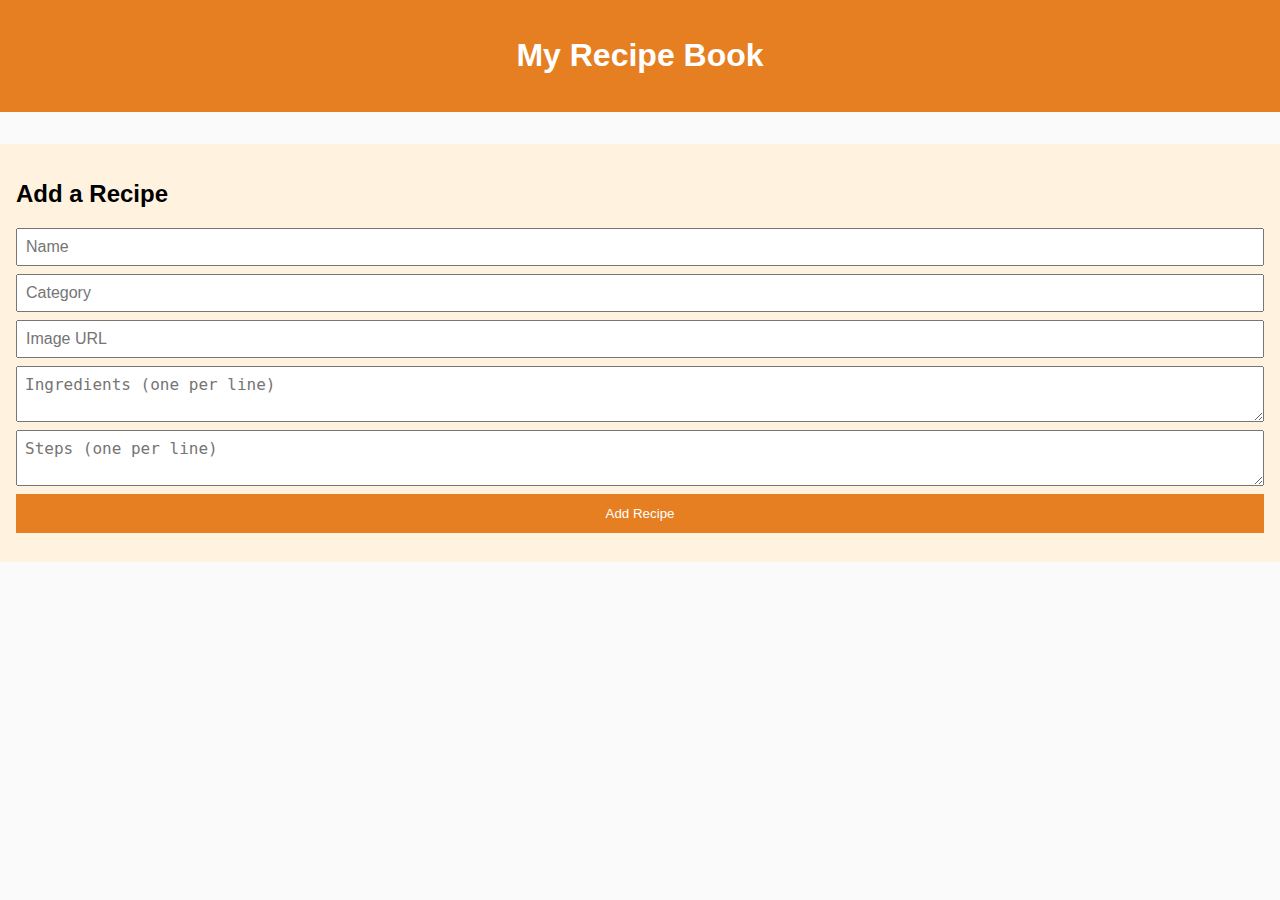
<file: recipe index.html>
<!DOCTYPE html>
<html lang="en">
<head>
  <meta charset="UTF-8" />
  <meta name="viewport" content="width=device-width, initial-scale=1.0" />
  <title>Recipe Book</title>
  <link rel="stylesheet" href="style.css" />
</head>
<body>
  <header>
    <h1>My Recipe Book</h1>
  </header>
  <main id="recipe-container"></main>
  <section id="add-recipe">
    <h2>Add a Recipe</h2>
    <form id="recipe-form">
      <input type="text" placeholder="Name" id="recipe-name" required />
      <input type="text" placeholder="Category" id="recipe-category" required />
      <input type="text" placeholder="Image URL" id="recipe-image" required />
      <textarea placeholder="Ingredients (one per line)" id="recipe-ingredients" required></textarea>
      <textarea placeholder="Steps (one per line)" id="recipe-steps" required></textarea>
      <button type="submit">Add Recipe</button>
    </form>
    <pre id="json-output"></pre>
  </section>
  <div id="modal" class="modal hidden">
    <div class="modal-content">
      <span class="close-button" id="close-modal">&times;</span>
      <h2 id="modal-title"></h2>
      <h3>Ingredients</h3>
      <ul id="modal-ingredients"></ul>
      <h3>Steps</h3>
      <ol id="modal-steps"></ol>
    </div>
  </div>
  <script src="script.js"></script>
</body>
</html>
</file>
<file: style.css>
body {
  font-family: sans-serif;
  margin: 0;
  padding: 0;
  background: #fafafa;
}
header {
  background: #e67e22;
  color: white;
  padding: 1rem;
  text-align: center;
}
main {
  display: flex;
  flex-direction: column;
  gap: 2rem;
  padding: 1rem;
}
.category {
  margin-bottom: 2rem;
}
.category h2 {
  border-bottom: 2px solid #ccc;
  padding-bottom: 0.5rem;
}
.recipe-grid {
  display: grid;
  grid-template-columns: repeat(auto-fill, minmax(180px, 1fr));
  gap: 1rem;
}
.recipe-card {
  background: white;
  border-radius: 8px;
  box-shadow: 0 2px 8px rgba(0,0,0,0.1);
  overflow: hidden;
  cursor: pointer;
  transition: transform 0.2s;
}
.recipe-card:hover {
  transform: scale(1.03);
}
.recipe-card img {
  width: 100%;
  height: 140px;
  object-fit: cover;
}
.recipe-card p {
  padding: 0.5rem;
  text-align: center;
  margin: 0;
}
#add-recipe {
  padding: 1rem;
  background: #fff3e0;
}
#add-recipe form {
  display: flex;
  flex-direction: column;
  gap: 0.5rem;
}
#add-recipe textarea, #add-recipe input {
  padding: 0.5rem;
  font-size: 1rem;
}
#add-recipe button {
  padding: 0.75rem;
  background: #e67e22;
  color: white;
  border: none;
  cursor: pointer;
}
.modal {
  position: fixed;
  top: 0; left: 0; width: 100%; height: 100%;
  background: rgba(0,0,0,0.6);
  display: flex;
  align-items: center;
  justify-content: center;
  z-index: 10;
}
.modal-content {
  background: white;
  padding: 2rem;
  border-radius: 10px;
  max-width: 90%;
  max-height: 90%;
  overflow-y: auto;
}
.hidden {
  display: none;
}
.close-button {
  float: right;
  font-size: 1.5rem;
  cursor: pointer;
}
</file>
